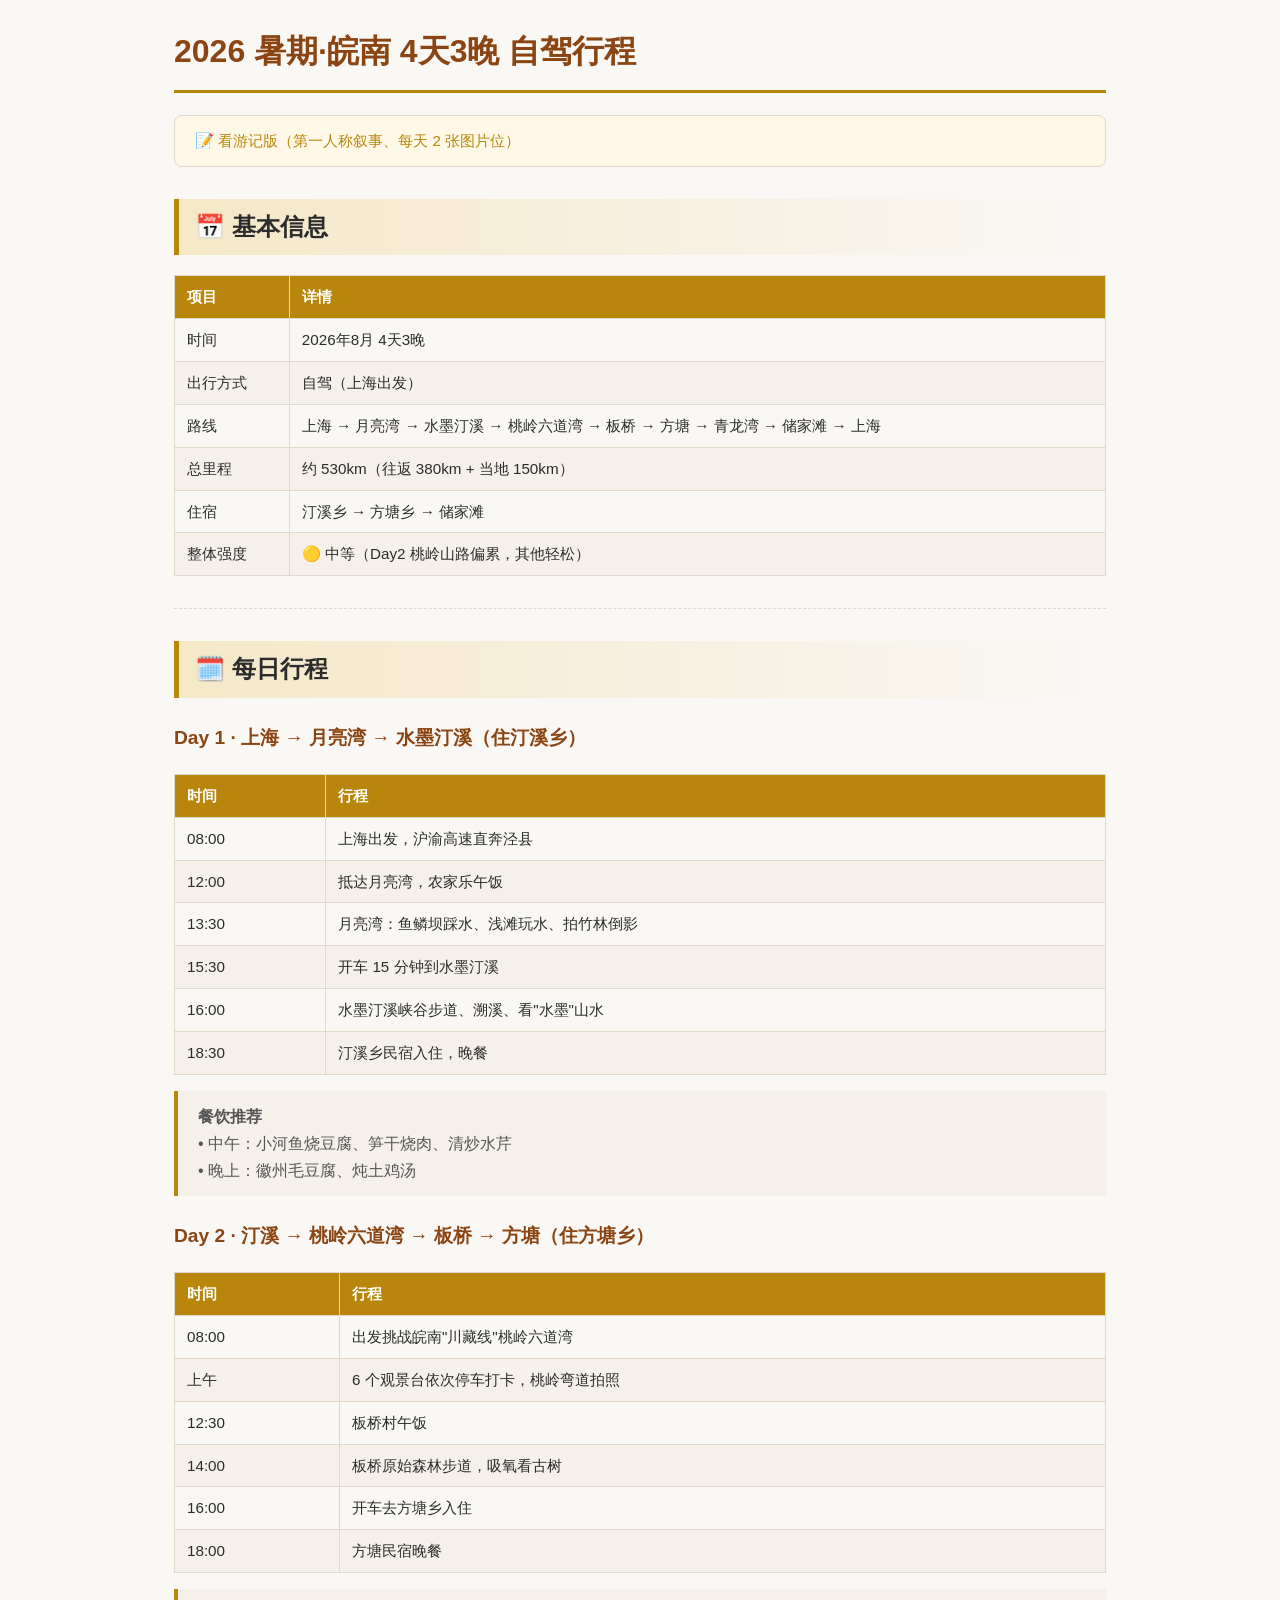
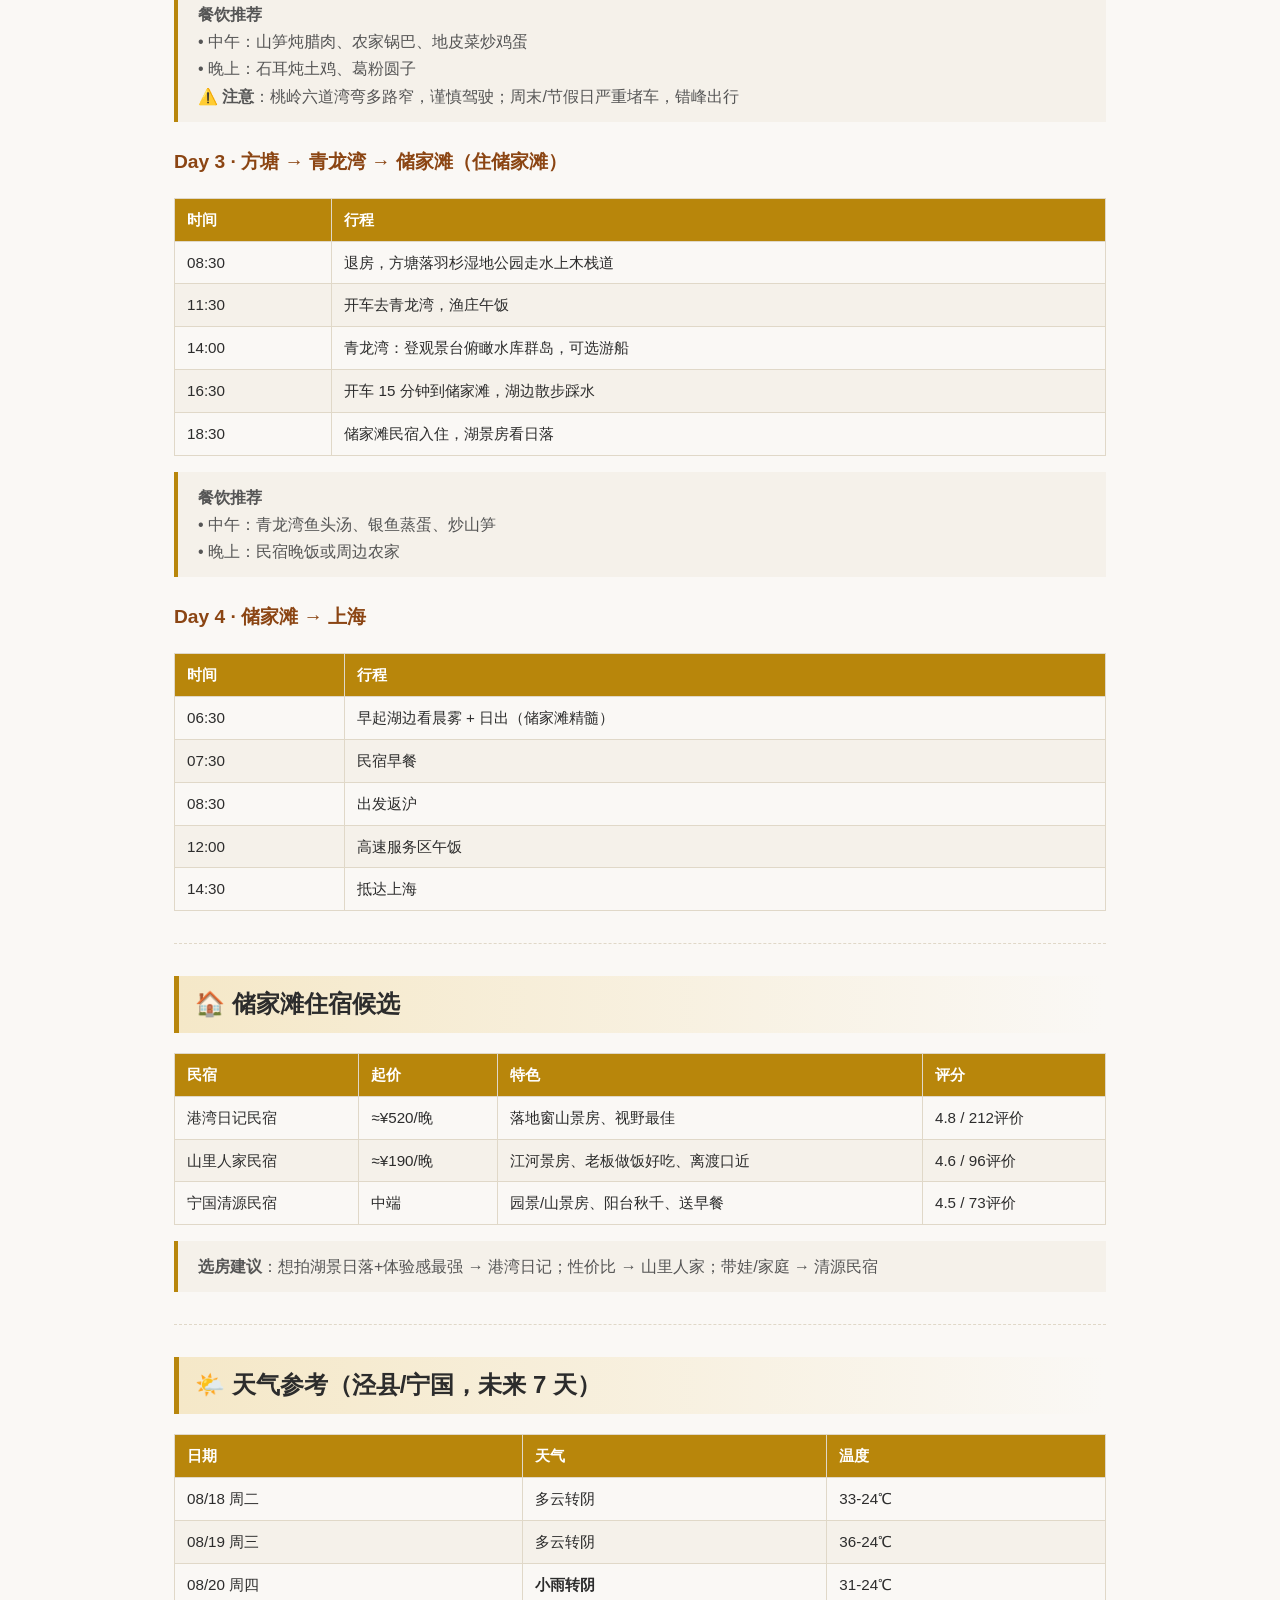
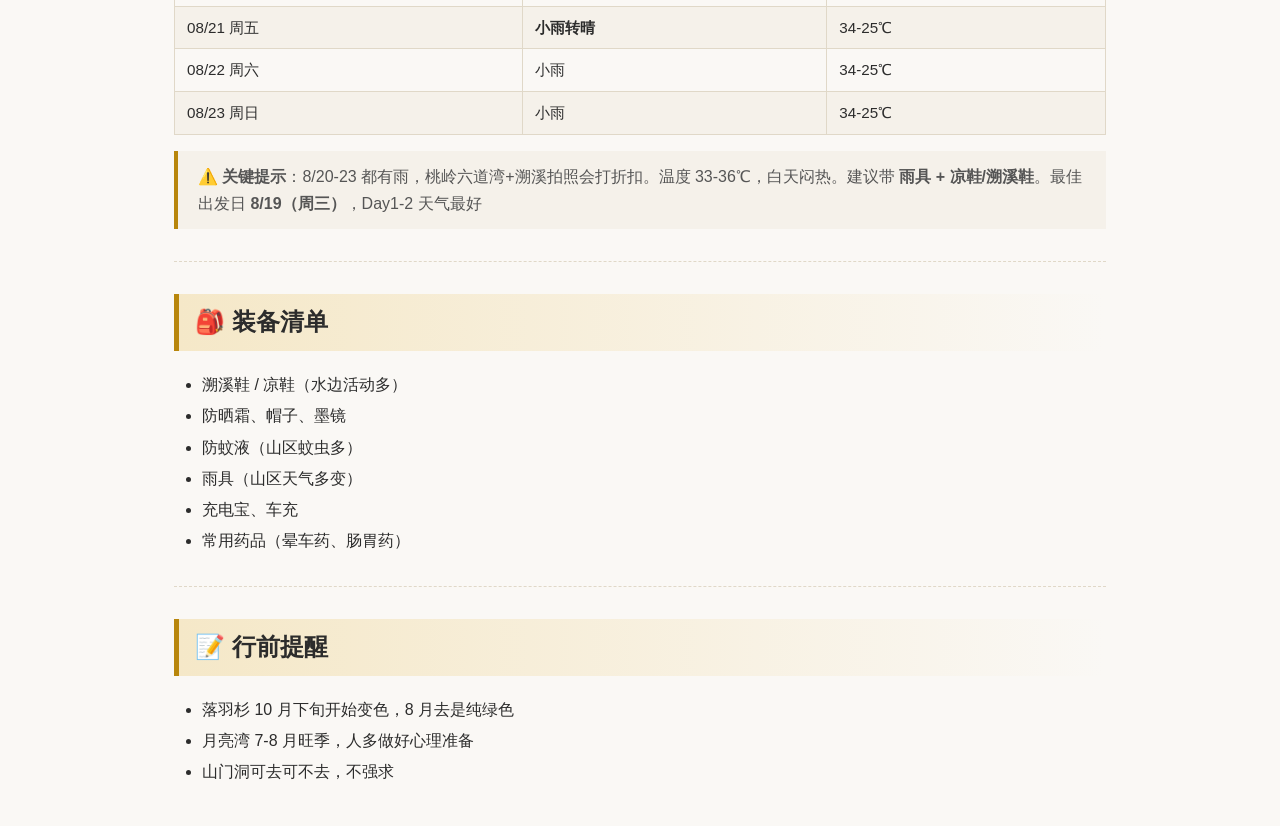
<file: 2026-summer-wannan/index.html>
<!DOCTYPE html>
<html lang="zh-CN">
<head>
<meta charset="UTF-8">
<meta name="viewport" content="width=device-width, initial-scale=1.0">
<title>2026 暑期·皖南 4天3晚（汀溪→桃岭→储家滩）</title>
<style>
:root {
  --bg: #faf8f5;
  --fg: #2c2c2c;
  --accent: #b8860b;
  --border: #e0d8c8;
  --table-stripe: #f5f1ea;
  --code-bg: #f4f1eb;
  --day-color: #8b4513;
}
* { box-sizing: border-box; }
body {
  margin: 0;
  padding: 24px;
  font-family: -apple-system, "PingFang SC", "Microsoft YaHei", sans-serif;
  line-height: 1.7;
  color: var(--fg);
  background: var(--bg);
  max-width: 980px;
  margin-left: auto;
  margin-right: auto;
}
h1 {
  font-size: 2em;
  border-bottom: 3px solid var(--accent);
  padding-bottom: 12px;
  margin-top: 0;
  color: var(--day-color);
}
h2 {
  font-size: 1.5em;
  margin-top: 32px;
  padding: 8px 16px;
  background: linear-gradient(90deg, #f5e8c8 0%, transparent 100%);
  border-left: 5px solid var(--accent);
}
h3 {
  font-size: 1.2em;
  margin-top: 24px;
  color: var(--day-color);
}
h4 { font-size: 1.05em; }
table {
  width: 100%;
  border-collapse: collapse;
  margin: 16px 0;
  font-size: 0.95em;
}
th, td {
  padding: 8px 12px;
  border: 1px solid var(--border);
  text-align: left;
}
th {
  background: var(--accent);
  color: white;
  font-weight: 600;
}
tr:nth-child(even) { background: var(--table-stripe); }
code {
  background: var(--code-bg);
  padding: 2px 6px;
  border-radius: 4px;
  font-family: "JetBrains Mono", Consolas, monospace;
  font-size: 0.9em;
}
pre {
  background: var(--code-bg);
  padding: 16px;
  border-radius: 8px;
  overflow-x: auto;
  line-height: 1.5;
}
blockquote {
  margin: 16px 0;
  padding: 12px 20px;
  border-left: 4px solid var(--accent);
  background: var(--table-stripe);
  color: #555;
}
ul, ol { padding-left: 28px; }
li { margin: 4px 0; }
hr {
  border: none;
  border-top: 1px dashed var(--border);
  margin: 32px 0;
}
a { color: var(--accent); text-decoration: none; }
a:hover { text-decoration: underline; }
@media (max-width: 640px) {
  body { padding: 16px; font-size: 0.95em; }
  h1 { font-size: 1.6em; }
  h2 { font-size: 1.3em; }
}

.nav-links {
  background: #fff8e7;
  border: 1px solid var(--border);
  border-radius: 8px;
  padding: 12px 20px;
  margin: 16px 0 24px;
  font-size: 0.95em;
}

</style>
</head>
<body>

<h1>2026 暑期·皖南 4天3晚 自驾行程</h1>

<div class="nav-links">📝 <a href="youji.html">看游记版（第一人称叙事、每天 2 张图片位）</a></div>


<h2>📅 基本信息</h2>
<table>
<thead>
<tr><th>项目</th><th>详情</th></tr>
</thead>
<tbody>
<tr><td>时间</td><td>2026年8月 4天3晚</td></tr>
<tr><td>出行方式</td><td>自驾（上海出发）</td></tr>
<tr><td>路线</td><td>上海 → 月亮湾 → 水墨汀溪 → 桃岭六道湾 → 板桥 → 方塘 → 青龙湾 → 储家滩 → 上海</td></tr>
<tr><td>总里程</td><td>约 530km（往返 380km + 当地 150km）</td></tr>
<tr><td>住宿</td><td>汀溪乡 → 方塘乡 → 储家滩</td></tr>
<tr><td>整体强度</td><td>🟡 中等（Day2 桃岭山路偏累，其他轻松）</td></tr>
</tbody>
</table>

<hr>

<h2>🗓️ 每日行程</h2>

<h3>Day 1 · 上海 → 月亮湾 → 水墨汀溪（住汀溪乡）</h3>
<table>
<thead>
<tr><th>时间</th><th>行程</th></tr>
</thead>
<tbody>
<tr><td>08:00</td><td>上海出发，沪渝高速直奔泾县</td></tr>
<tr><td>12:00</td><td>抵达月亮湾，农家乐午饭</td></tr>
<tr><td>13:30</td><td>月亮湾：鱼鳞坝踩水、浅滩玩水、拍竹林倒影</td></tr>
<tr><td>15:30</td><td>开车 15 分钟到水墨汀溪</td></tr>
<tr><td>16:00</td><td>水墨汀溪峡谷步道、溯溪、看"水墨"山水</td></tr>
<tr><td>18:30</td><td>汀溪乡民宿入住，晚餐</td></tr>
</tbody>
</table>
<blockquote>
<strong>餐饮推荐</strong><br>
• 中午：小河鱼烧豆腐、笋干烧肉、清炒水芹<br>
• 晚上：徽州毛豆腐、炖土鸡汤
</blockquote>

<h3>Day 2 · 汀溪 → 桃岭六道湾 → 板桥 → 方塘（住方塘乡）</h3>
<table>
<thead>
<tr><th>时间</th><th>行程</th></tr>
</thead>
<tbody>
<tr><td>08:00</td><td>出发挑战皖南"川藏线"桃岭六道湾</td></tr>
<tr><td>上午</td><td>6 个观景台依次停车打卡，桃岭弯道拍照</td></tr>
<tr><td>12:30</td><td>板桥村午饭</td></tr>
<tr><td>14:00</td><td>板桥原始森林步道，吸氧看古树</td></tr>
<tr><td>16:00</td><td>开车去方塘乡入住</td></tr>
<tr><td>18:00</td><td>方塘民宿晚餐</td></tr>
</tbody>
</table>
<blockquote>
<strong>餐饮推荐</strong><br>
• 中午：山笋炖腊肉、农家锅巴、地皮菜炒鸡蛋<br>
• 晚上：石耳炖土鸡、葛粉圆子<br>
<strong>⚠️ 注意</strong>：桃岭六道湾弯多路窄，谨慎驾驶；周末/节假日严重堵车，错峰出行
</blockquote>

<h3>Day 3 · 方塘 → 青龙湾 → 储家滩（住储家滩）</h3>
<table>
<thead>
<tr><th>时间</th><th>行程</th></tr>
</thead>
<tbody>
<tr><td>08:30</td><td>退房，方塘落羽杉湿地公园走水上木栈道</td></tr>
<tr><td>11:30</td><td>开车去青龙湾，渔庄午饭</td></tr>
<tr><td>14:00</td><td>青龙湾：登观景台俯瞰水库群岛，可选游船</td></tr>
<tr><td>16:30</td><td>开车 15 分钟到储家滩，湖边散步踩水</td></tr>
<tr><td>18:30</td><td>储家滩民宿入住，湖景房看日落</td></tr>
</tbody>
</table>
<blockquote>
<strong>餐饮推荐</strong><br>
• 中午：青龙湾鱼头汤、银鱼蒸蛋、炒山笋<br>
• 晚上：民宿晚饭或周边农家
</blockquote>

<h3>Day 4 · 储家滩 → 上海</h3>
<table>
<thead>
<tr><th>时间</th><th>行程</th></tr>
</thead>
<tbody>
<tr><td>06:30</td><td>早起湖边看晨雾 + 日出（储家滩精髓）</td></tr>
<tr><td>07:30</td><td>民宿早餐</td></tr>
<tr><td>08:30</td><td>出发返沪</td></tr>
<tr><td>12:00</td><td>高速服务区午饭</td></tr>
<tr><td>14:30</td><td>抵达上海</td></tr>
</tbody>
</table>

<hr>

<h2>🏠 储家滩住宿候选</h2>
<table>
<thead>
<tr><th>民宿</th><th>起价</th><th>特色</th><th>评分</th></tr>
</thead>
<tbody>
<tr><td>港湾日记民宿</td><td>≈¥520/晚</td><td>落地窗山景房、视野最佳</td><td>4.8 / 212评价</td></tr>
<tr><td>山里人家民宿</td><td>≈¥190/晚</td><td>江河景房、老板做饭好吃、离渡口近</td><td>4.6 / 96评价</td></tr>
<tr><td>宁国清源民宿</td><td>中端</td><td>园景/山景房、阳台秋千、送早餐</td><td>4.5 / 73评价</td></tr>
</tbody>
</table>
<blockquote>
<strong>选房建议</strong>：想拍湖景日落+体验感最强 → 港湾日记；性价比 → 山里人家；带娃/家庭 → 清源民宿
</blockquote>

<hr>

<h2>🌤️ 天气参考（泾县/宁国，未来 7 天）</h2>
<table>
<thead>
<tr><th>日期</th><th>天气</th><th>温度</th></tr>
</thead>
<tbody>
<tr><td>08/18 周二</td><td>多云转阴</td><td>33-24℃</td></tr>
<tr><td>08/19 周三</td><td>多云转阴</td><td>36-24℃</td></tr>
<tr><td>08/20 周四</td><td><strong>小雨转阴</strong></td><td>31-24℃</td></tr>
<tr><td>08/21 周五</td><td><strong>小雨转晴</strong></td><td>34-25℃</td></tr>
<tr><td>08/22 周六</td><td>小雨</td><td>34-25℃</td></tr>
<tr><td>08/23 周日</td><td>小雨</td><td>34-25℃</td></tr>
</tbody>
</table>
<blockquote>
<strong>⚠️ 关键提示</strong>：8/20-23 都有雨，桃岭六道湾+溯溪拍照会打折扣。温度 33-36℃，白天闷热。建议带 <strong>雨具 + 凉鞋/溯溪鞋</strong>。最佳出发日 <strong>8/19（周三）</strong>，Day1-2 天气最好
</blockquote>

<hr>

<h2>🎒 装备清单</h2>
<ul>
<li>溯溪鞋 / 凉鞋（水边活动多）</li>
<li>防晒霜、帽子、墨镜</li>
<li>防蚊液（山区蚊虫多）</li>
<li>雨具（山区天气多变）</li>
<li>充电宝、车充</li>
<li>常用药品（晕车药、肠胃药）</li>
</ul>

<hr>

<h2>📝 行前提醒</h2>
<ul>
<li>落羽杉 10 月下旬开始变色，8 月去是纯绿色</li>
<li>月亮湾 7-8 月旺季，人多做好心理准备</li>
<li>山门洞可去可不去，不强求</li>
</ul>

</body>
</html>
</file>
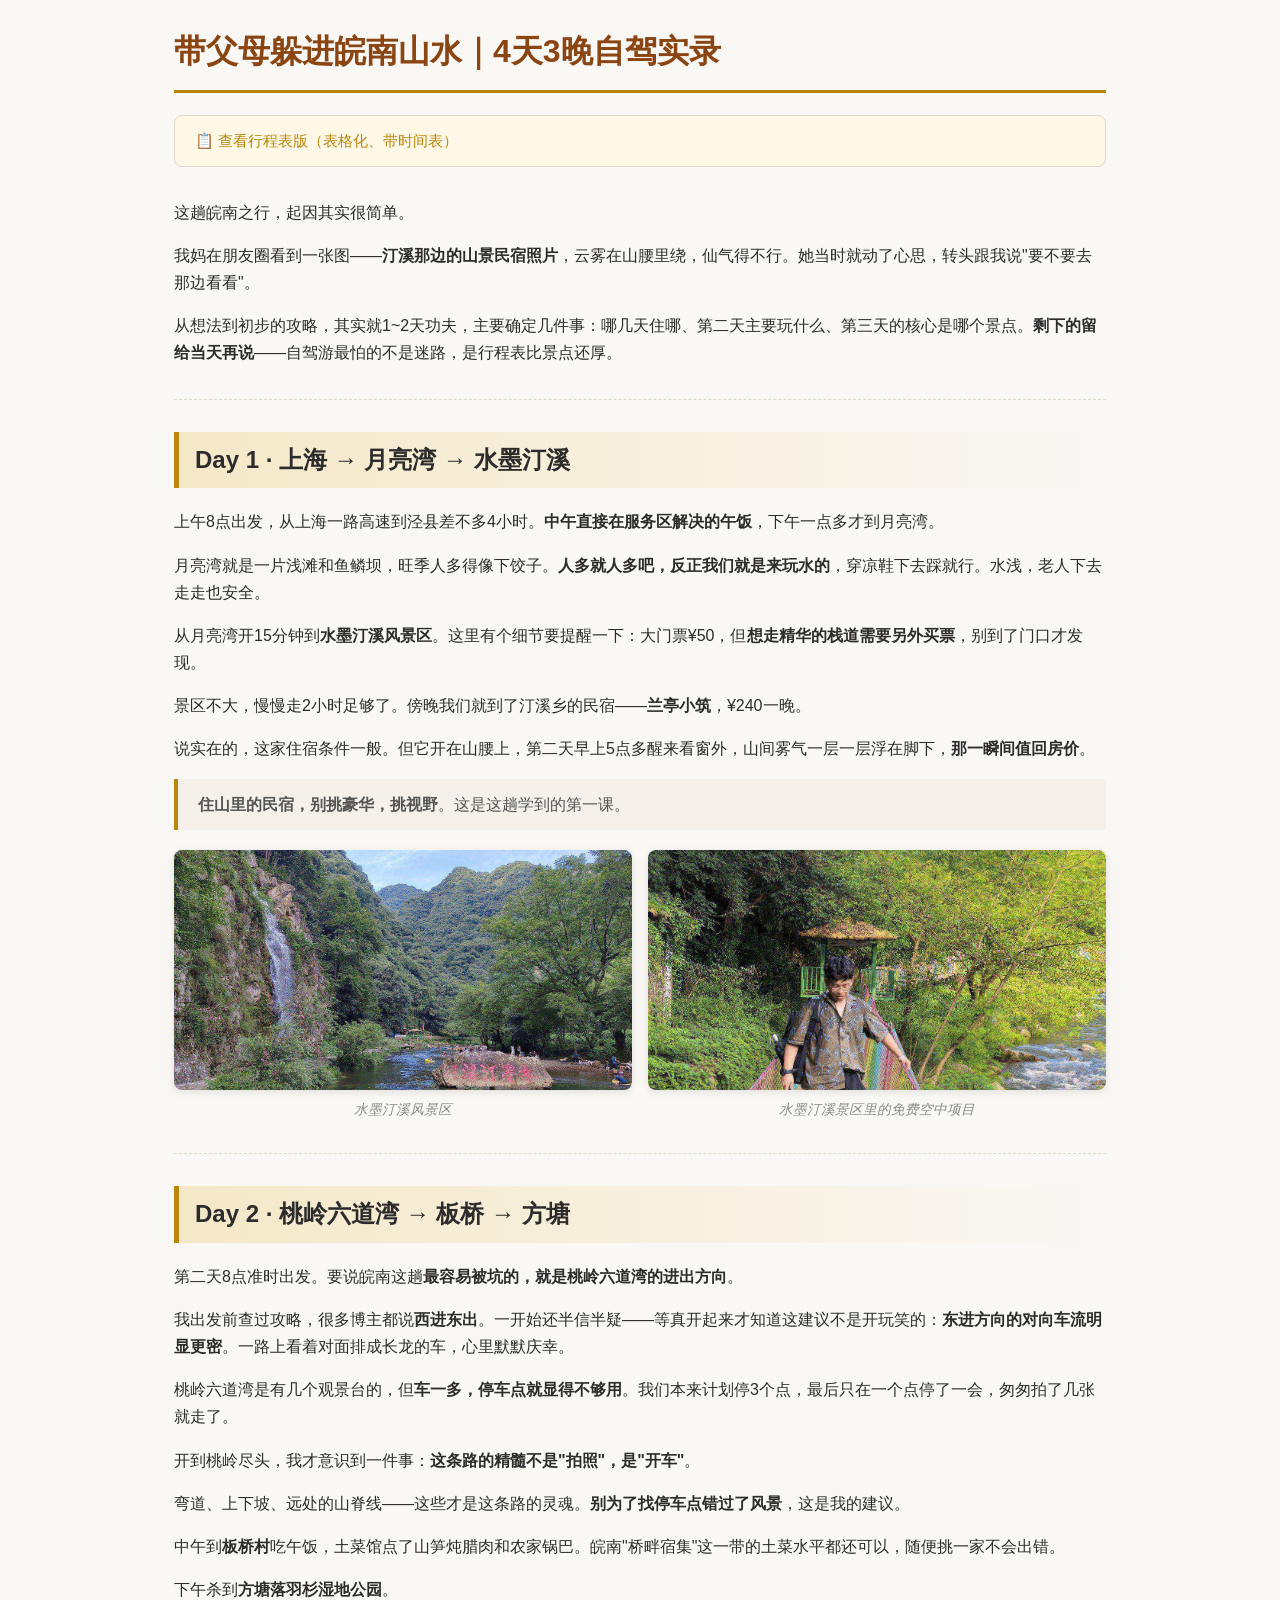
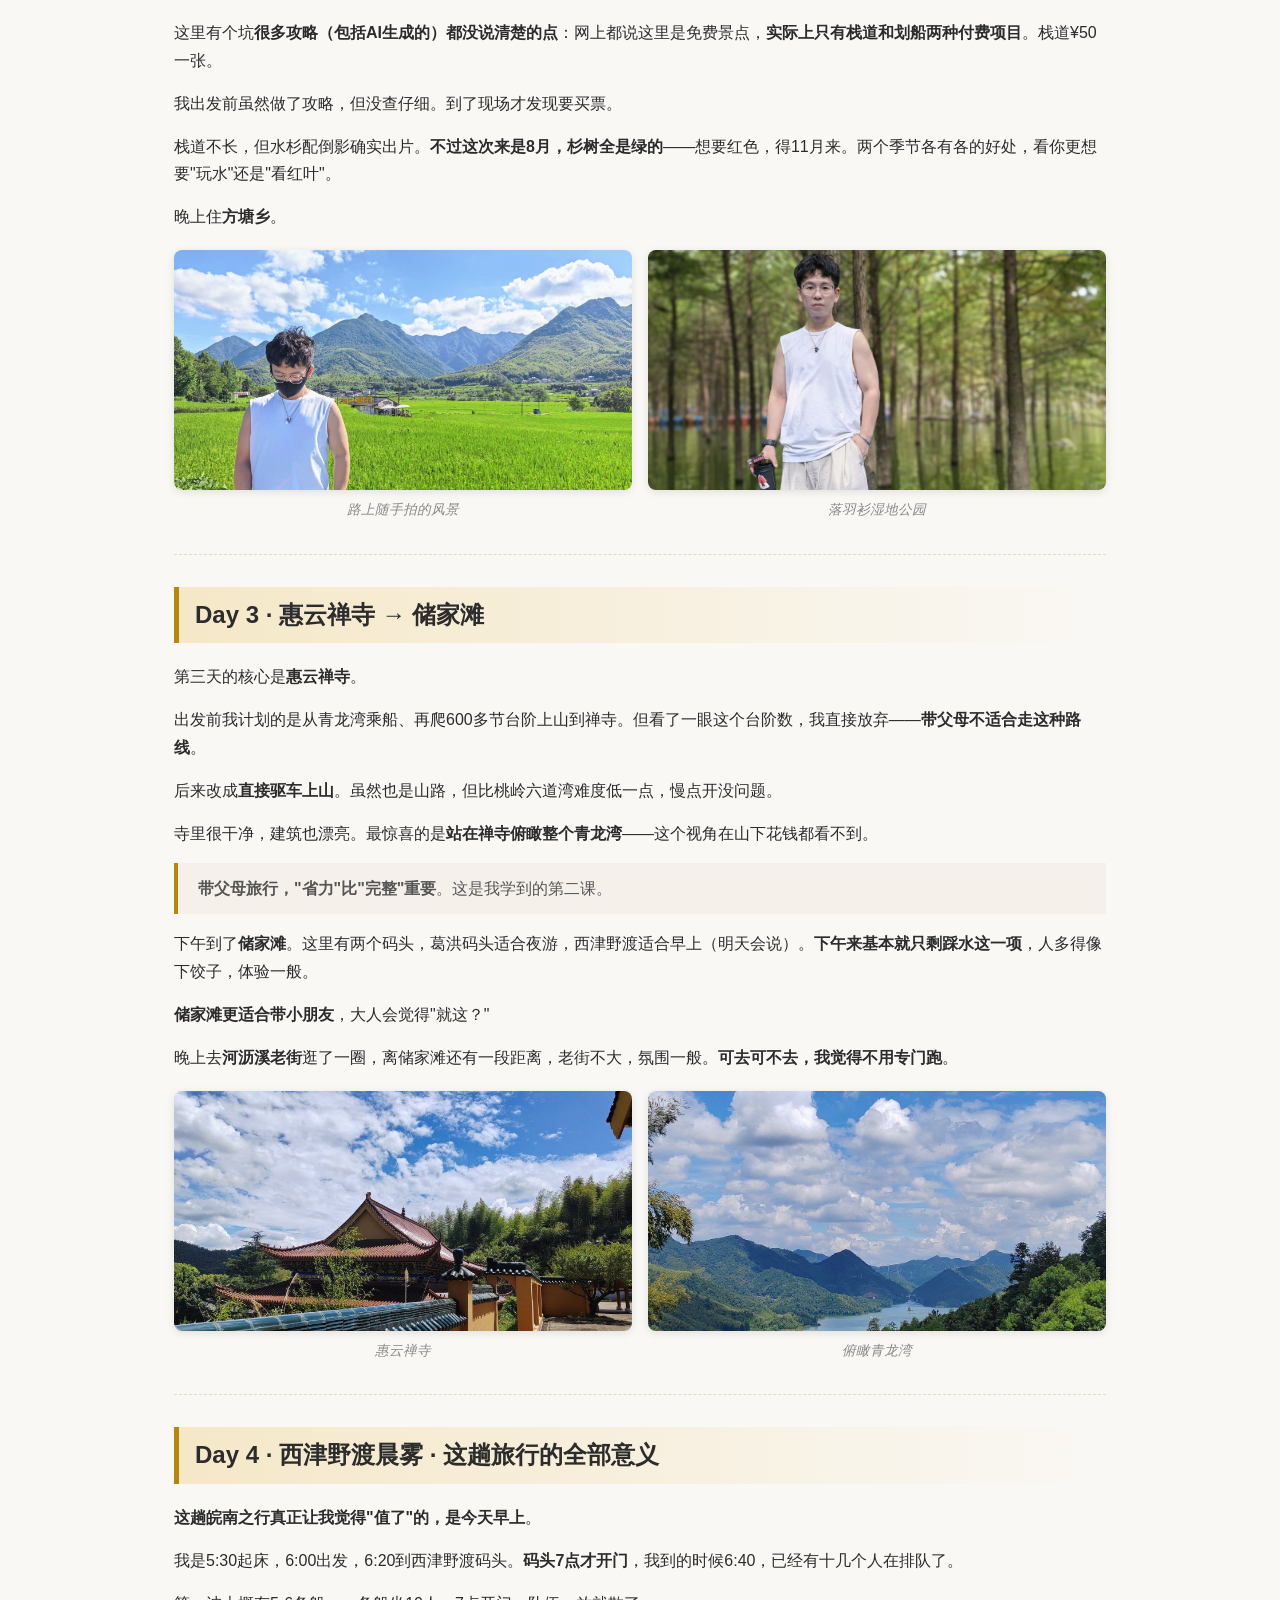
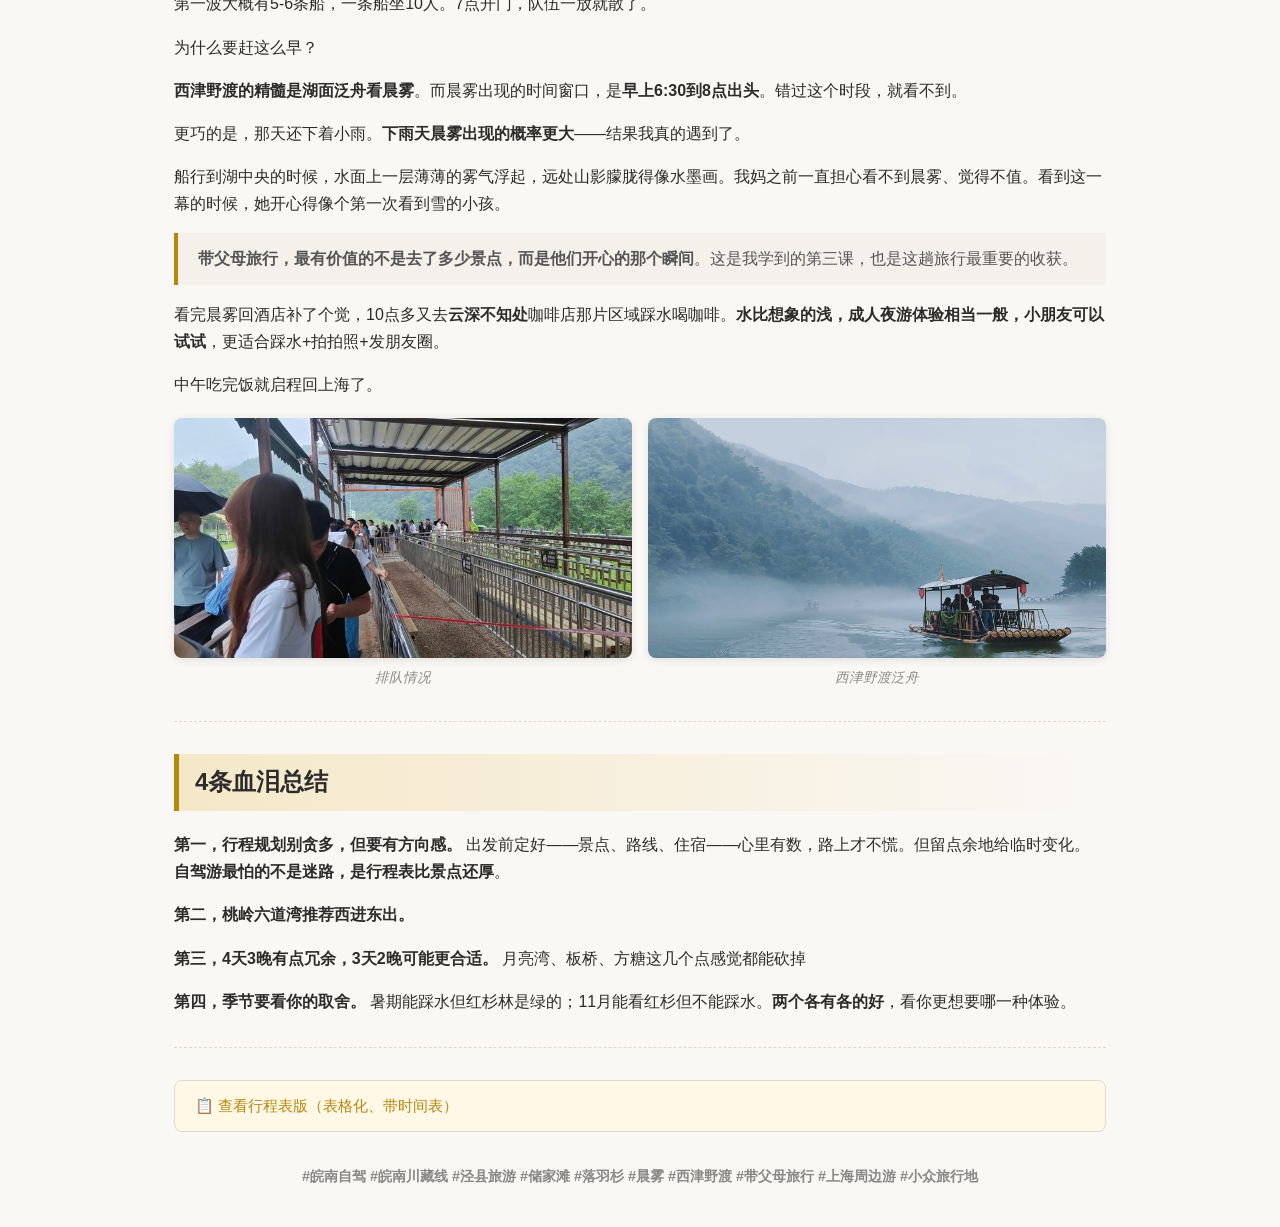
<file: 2026-summer-wannan/youji.html>
<!DOCTYPE html>
<html lang="zh-CN">
<head>
<meta charset="UTF-8">
<meta name="viewport" content="width=device-width, initial-scale=1.0">
<title>带父母躲进皖南山水｜4天3晚自驾实录</title>
<style>
:root {
  --bg: #faf8f5;
  --fg: #2c2c2c;
  --accent: #b8860b;
  --border: #e0d8c8;
  --table-stripe: #f5f1ea;
  --code-bg: #f4f1eb;
  --day-color: #8b4513;
}
* { box-sizing: border-box; }
body {
  margin: 0;
  padding: 24px;
  font-family: -apple-system, "PingFang SC", "Microsoft YaHei", sans-serif;
  line-height: 1.7;
  color: var(--fg);
  background: var(--bg);
  max-width: 980px;
  margin-left: auto;
  margin-right: auto;
}
h1 {
  font-size: 2em;
  border-bottom: 3px solid var(--accent);
  padding-bottom: 12px;
  margin-top: 0;
  color: var(--day-color);
}
h2 {
  font-size: 1.5em;
  margin-top: 32px;
  padding: 8px 16px;
  background: linear-gradient(90deg, #f5e8c8 0%, transparent 100%);
  border-left: 5px solid var(--accent);
}
h3 {
  font-size: 1.2em;
  margin-top: 24px;
  color: var(--day-color);
}
h4 { font-size: 1.05em; }
blockquote {
  margin: 16px 0;
  padding: 12px 20px;
  border-left: 4px solid var(--accent);
  background: var(--table-stripe);
  color: #555;
}
ul, ol { padding-left: 28px; }
li { margin: 4px 0; }
hr {
  border: none;
  border-top: 1px dashed var(--border);
  margin: 32px 0;
}
a { color: var(--accent); text-decoration: none; }
a:hover { text-decoration: underline; }
.nav-links {
  background: #fff8e7;
  border: 1px solid var(--border);
  border-radius: 8px;
  padding: 12px 20px;
  margin: 16px 0 32px;
  font-size: 0.95em;
}
.photo-grid {
  display: grid;
  grid-template-columns: 1fr 1fr;
  gap: 16px;
  margin: 20px 0;
}
.photo-item {
  margin: 0;
}
.photo-item img {
  width: 100%;
  height: 240px;
  object-fit: cover;
  border-radius: 8px;
  box-shadow: 0 2px 8px rgba(0,0,0,0.1);
  transition: transform 0.2s;
  cursor: zoom-in;
  display: block;
}
.photo-item img:hover {
  transform: scale(1.02);
  box-shadow: 0 4px 16px rgba(0,0,0,0.15);
}
.photo-caption {
  text-align: center;
  font-size: 0.85em;
  color: #888;
  margin-top: 8px;
  font-style: italic;
}
.photo-slot {
  border: 2px dashed var(--border);
  border-radius: 8px;
  background: var(--table-stripe);
  min-height: 200px;
  display: flex;
  align-items: center;
  justify-content: center;
  color: #999;
  font-size: 0.9em;
  text-align: center;
  padding: 16px;
}
@media (max-width: 640px) {
  body { padding: 16px; font-size: 0.95em; }
  h1 { font-size: 1.6em; }
  h2 { font-size: 1.3em; }
  .photo-grid { grid-template-columns: 1fr; }
}


</style>
</head>
<body>

<h1>带父母躲进皖南山水｜4天3晚自驾实录</h1>

<div class="nav-links">
  📋 <a href="index.html">查看行程表版（表格化、带时间表）</a>
</div>

<p>这趟皖南之行，起因其实很简单。</p>

<p>我妈在朋友圈看到一张图——<strong>汀溪那边的山景民宿照片</strong>，云雾在山腰里绕，仙气得不行。她当时就动了心思，转头跟我说"要不要去那边看看"。</p>

<p>从想法到初步的攻略，其实就1~2天功夫，主要确定几件事：哪几天住哪、第二天主要玩什么、第三天的核心是哪个景点。<strong>剩下的留给当天再说</strong>——自驾游最怕的不是迷路，是行程表比景点还厚。</p>

<hr>

<h2>Day 1 · 上海 → 月亮湾 → 水墨汀溪</h2>

<p>上午8点出发，从上海一路高速到泾县差不多4小时。<strong>中午直接在服务区解决的午饭</strong>，下午一点多才到月亮湾。</p>

<p>月亮湾就是一片浅滩和鱼鳞坝，旺季人多得像下饺子。<strong>人多就人多吧，反正我们就是来玩水的</strong>，穿凉鞋下去踩就行。水浅，老人下去走走也安全。</p>

<p>从月亮湾开15分钟到<strong>水墨汀溪风景区</strong>。这里有个细节要提醒一下：大门票¥50，但<strong>想走精华的栈道需要另外买票</strong>，别到了门口才发现。</p>

<p>景区不大，慢慢走2小时足够了。傍晚我们就到了汀溪乡的民宿——<strong>兰亭小筑</strong>，¥240一晚。</p>

<p>说实在的，这家住宿条件一般。但它开在山腰上，第二天早上5点多醒来看窗外，山间雾气一层一层浮在脚下，<strong>那一瞬间值回房价</strong>。</p>

<blockquote><strong>住山里的民宿，别挑豪华，挑视野</strong>。这是这趟学到的第一课。</blockquote>

<div class="photo-grid">
  <figure class="photo-item"><img src="images/day1-shuimo-tingxi.jpg" alt="月亮湾鱼鳞坝踩水" loading="lazy" /><figcaption class="photo-caption">水墨汀溪风景区</figcaption></figure>
  <figure class="photo-item"><img src="images/day1-shuimo-sky-bridge.jpg" alt="水墨汀溪栈道或汀溪民宿晨雾" loading="lazy" /><figcaption class="photo-caption">水墨汀溪景区里的免费空中项目</figcaption></figure>
</div>

<hr>

<h2>Day 2 · 桃岭六道湾 → 板桥 → 方塘</h2>

<p>第二天8点准时出发。要说皖南这趟<strong>最容易被坑的，就是桃岭六道湾的进出方向</strong>。</p>

<p>我出发前查过攻略，很多博主都说<strong>西进东出</strong>。一开始还半信半疑——等真开起来才知道这建议不是开玩笑的：<strong>东进方向的对向车流明显更密</strong>。一路上看着对面排成长龙的车，心里默默庆幸。</p>

<p>桃岭六道湾是有几个观景台的，但<strong>车一多，停车点就显得不够用</strong>。我们本来计划停3个点，最后只在一个点停了一会，匆匆拍了几张就走了。</p>

<p>开到桃岭尽头，我才意识到一件事：<strong>这条路的精髓不是"拍照"，是"开车"</strong>。</p>

<p>弯道、上下坡、远处的山脊线——这些才是这条路的灵魂。<strong>别为了找停车点错过了风景</strong>，这是我的建议。</p>

<p>中午到<strong>板桥村</strong>吃午饭，土菜馆点了山笋炖腊肉和农家锅巴。皖南"桥畔宿集"这一带的土菜水平都还可以，随便挑一家不会出错。</p>

<p>下午杀到<strong>方塘落羽杉湿地公园</strong>。</p>

<p>这里有个坑<strong>很多攻略（包括AI生成的）都没说清楚的点</strong>：网上都说这里是免费景点，<strong>实际上只有栈道和划船两种付费项目</strong>。栈道¥50一张。</p>

<p>我出发前虽然做了攻略，但没查仔细。到了现场才发现要买票。</p>

<p>栈道不长，但水杉配倒影确实出片。<strong>不过这次来是8月，杉树全是绿的</strong>——想要红色，得11月来。两个季节各有各的好处，看你更想要"玩水"还是"看红叶"。</p>

<p>晚上住<strong>方塘乡</strong>。</p>

<div class="photo-grid">
  <figure class="photo-item"><img src="images/day2-road-view.jpg" alt="桃岭六道湾山路风景" loading="lazy" /><figcaption class="photo-caption">路上随手拍的风景</figcaption></figure>
  <figure class="photo-item"><img src="images/day2-luoyu-shan.jpg" alt="方塘落羽杉栈道" loading="lazy" /><figcaption class="photo-caption">落羽衫湿地公园</figcaption></figure>
</div>

<hr>

<h2>Day 3 · 惠云禅寺 → 储家滩</h2>

<p>第三天的核心是<strong>惠云禅寺</strong>。</p>

<p>出发前我计划的是从青龙湾乘船、再爬600多节台阶上山到禅寺。但看了一眼这个台阶数，我直接放弃——<strong>带父母不适合走这种路线</strong>。</p>

<p>后来改成<strong>直接驱车上山</strong>。虽然也是山路，但比桃岭六道湾难度低一点，慢点开没问题。</p>

<p>寺里很干净，建筑也漂亮。最惊喜的是<strong>站在禅寺俯瞰整个青龙湾</strong>——这个视角在山下花钱都看不到。</p>

<blockquote><strong>带父母旅行，"省力"比"完整"重要</strong>。这是我学到的第二课。</blockquote>

<p>下午到了<strong>储家滩</strong>。这里有两个码头，葛洪码头适合夜游，西津野渡适合早上（明天会说）。<strong>下午来基本就只剩踩水这一项</strong>，人多得像下饺子，体验一般。</p>

<p><strong>储家滩更适合带小朋友</strong>，大人会觉得"就这？"</p>

<p>晚上去<strong>河沥溪老街</strong>逛了一圈，离储家滩还有一段距离，老街不大，氛围一般。<strong>可去可不去，我觉得不用专门跑</strong>。</p>

<div class="photo-grid">
  <figure class="photo-item"><img src="images/day3-huiyun-temple.jpg" alt="惠云禅寺俯瞰青龙湾" loading="lazy" /><figcaption class="photo-caption">惠云禅寺</figcaption></figure>
  <figure class="photo-item"><img src="images/day3-overlook-qinglong.jpg" alt="储家滩湖景" loading="lazy" /><figcaption class="photo-caption">俯瞰青龙湾</figcaption></figure>
</div>

<hr>

<h2>Day 4 · 西津野渡晨雾 · 这趟旅行的全部意义</h2>

<p><strong>这趟皖南之行真正让我觉得"值了"的，是今天早上</strong>。</p>

<p>我是5:30起床，6:00出发，6:20到西津野渡码头。<strong>码头7点才开门</strong>，我到的时候6:40，已经有十几个人在排队了。</p>

<p>第一波大概有5-6条船，一条船坐10人。7点开门，队伍一放就散了。</p>

<p>为什么要赶这么早？</p>

<p><strong>西津野渡的精髓是湖面泛舟看晨雾</strong>。而晨雾出现的时间窗口，是<strong>早上6:30到8点出头</strong>。错过这个时段，就看不到。</p>

<p>更巧的是，那天还下着小雨。<strong>下雨天晨雾出现的概率更大</strong>——结果我真的遇到了。</p>

<p>船行到湖中央的时候，水面上一层薄薄的雾气浮起，远处山影朦胧得像水墨画。我妈之前一直担心看不到晨雾、觉得不值。看到这一幕的时候，她开心得像个第一次看到雪的小孩。</p>

<blockquote><strong>带父母旅行，最有价值的不是去了多少景点，而是他们开心的那个瞬间</strong>。这是我学到的第三课，也是这趟旅行最重要的收获。</blockquote>

<p>看完晨雾回酒店补了个觉，10点多又去<strong>云深不知处</strong>咖啡店那片区域踩水喝咖啡。<strong>水比想象的浅，成人夜游体验相当一般，小朋友可以试试</strong>，更适合踩水+拍拍照+发朋友圈。</p>

<p>中午吃完饭就启程回上海了。</p>

<div class="photo-grid">
  <figure class="photo-item"><img src="images/day4-queue.jpg" alt="西津野渡晨雾·泛舟" loading="lazy" /><figcaption class="photo-caption">排队情况</figcaption></figure>
  <figure class="photo-item"><img src="images/day4-xijin-boat.jpg" alt="晨雾中的湖面/远山" loading="lazy" /><figcaption class="photo-caption">西津野渡泛舟</figcaption></figure>
</div>

<hr>

<h2>4条血泪总结</h2>

<p><strong>第一，行程规划别贪多，但要有方向感。</strong> 出发前定好——景点、路线、住宿——心里有数，路上才不慌。但留点余地给临时变化。<strong>自驾游最怕的不是迷路，是行程表比景点还厚</strong>。</p>

<p><strong>第二，桃岭六道湾推荐西进东出。</strong></p>

<p><strong>第三，4天3晚有点冗余，3天2晚可能更合适。</strong> 月亮湾、板桥、方糖这几个点感觉都能砍掉</p>

<p><strong>第四，季节要看你的取舍。</strong> 暑期能踩水但红杉林是绿的；11月能看红杉但不能踩水。<strong>两个各有各的好</strong>，看你更想要哪一种体验。</p>

<hr>

<div class="nav-links">
  📋 <a href="index.html">查看行程表版（表格化、带时间表）</a>
</div>

<p style="text-align:center; color:#888; font-size:0.9em;">
<strong>#皖南自驾</strong> <strong>#皖南川藏线</strong> <strong>#泾县旅游</strong> <strong>#储家滩</strong> <strong>#落羽杉</strong> <strong>#晨雾</strong> <strong>#西津野渡</strong> <strong>#带父母旅行</strong> <strong>#上海周边游</strong> <strong>#小众旅行地</strong>
</p>

</body>
</html>
</file>
